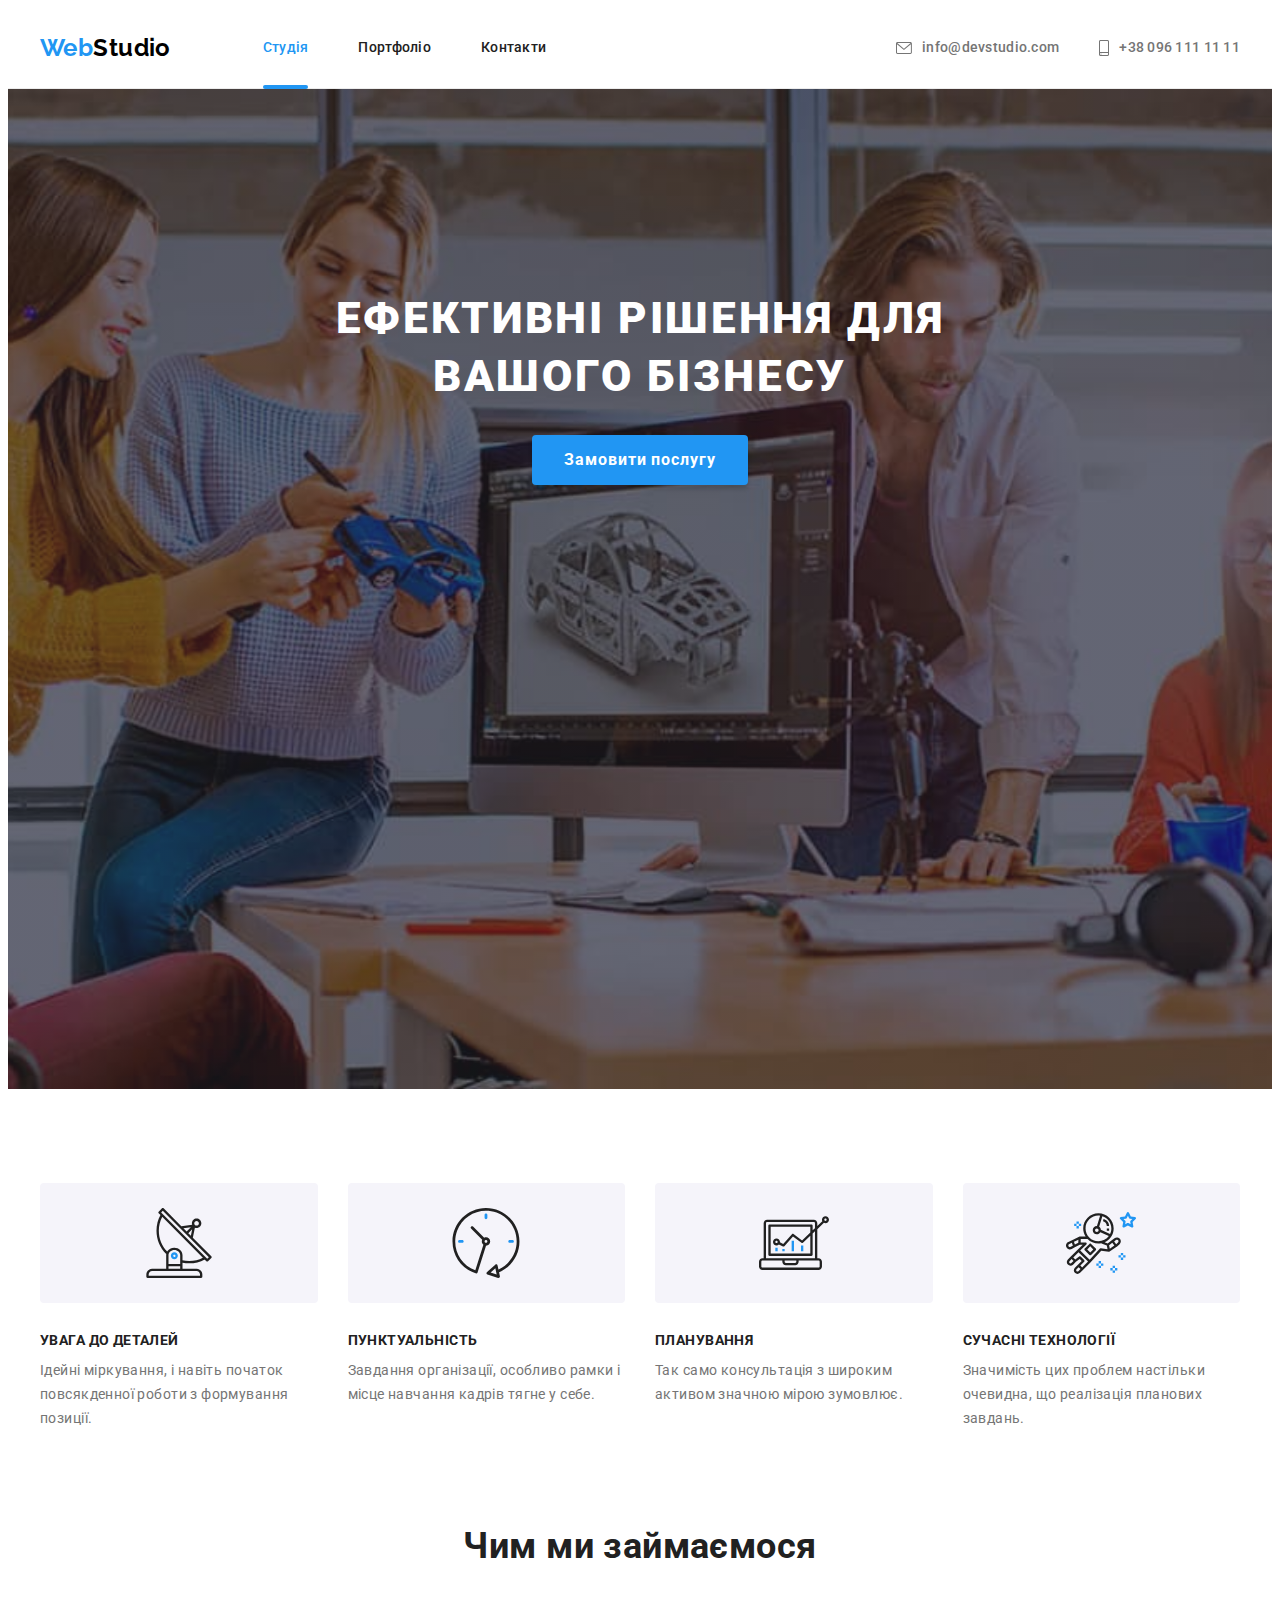
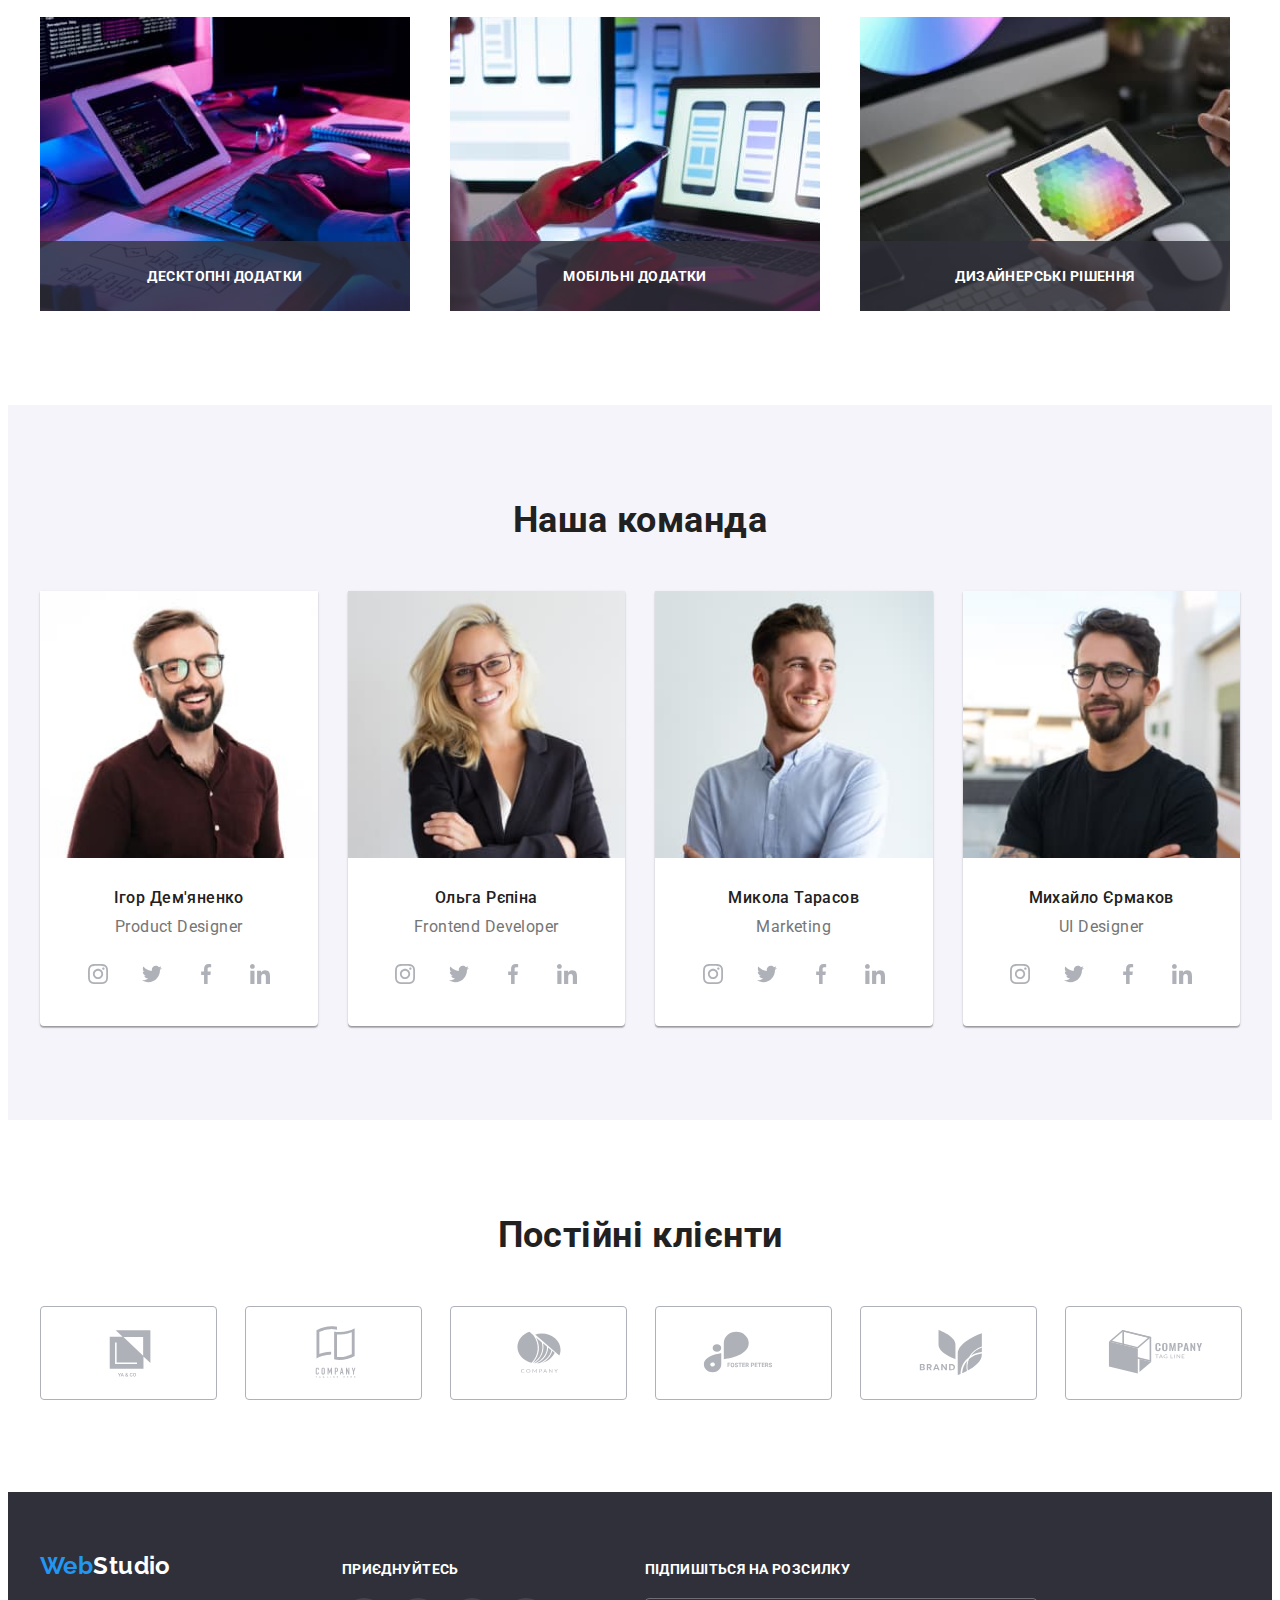
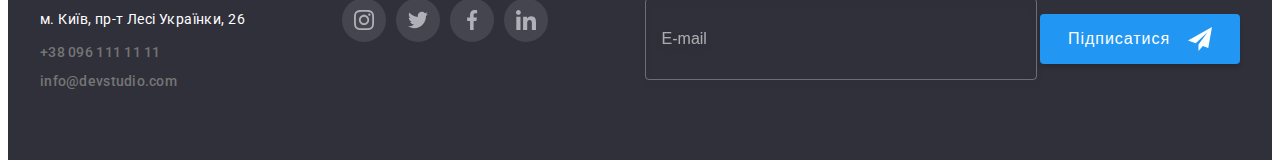
<file: index.html>
<!DOCTYPE html>
<html lang="uk">
  <head>
    <meta charset="UTF-8" />
    <meta http-equiv="X-UA-Compatible" content="IE=edge" />
    <meta name="viewport" content="width=device-width, initial-scale=1.0" />
    <title>Document</title>
    <link rel="preconnect" href="https://fonts.googleapis.com" />
    <link rel="preconnect" href="https://fonts.gstatic.com" crossorigin />
    <link
      href="https://fonts.googleapis.com/css2?family=Raleway:wght@700&family=Roboto:wght@400;500;700;900&display=swap"
      rel="stylesheet"
    />
    <link
      rel="stylesheet"
      href="https://cdnjs.cloudflare.com/ajax/libs/modern-normalize/1.1.0/modern-normalize.min.css"
      integrity="sha512-wpPYUAdjBVSE4KJnH1VR1HeZfpl1ub8YT/NKx4PuQ5NmX2tKuGu6U/JRp5y+Y8XG2tV+wKQpNHVUX03MfMFn9Q=="
      crossorigin="anonymous"
      referrerpolicy="no-referrer"
    />
    <link rel="stylesheet" href="./css/main.min.css" />
  </head>

  <body>
    <!------- PAGE HEADER ------->

    <header class="page-header">
      <div class="container header-nav">
        <nav class="main-nav">
          <a href="./index.html" class="logo"
            >Web<span class="logo__color logo__color--dark">Studio</span></a
          >
          <ul class="site-nav">
            <li>
              <a href="./index.html" class="site-nav__link current">Студія</a>
            </li>
            <li>
              <a href="./portfolio.html" class="site-nav__link">Портфоліо</a>
            </li>
            <li><a href="#" class="site-nav__link">Контакти</a></li>
          </ul>
        </nav>
        <ul class="contacts">
          <li class="contacts__item">
            <a href="mailto:info@devstudio.com" class="contacts__link">
              <svg class="contacts__icon" width="16px" height="12px">
                <use href="./images/icons.svg#icon-envelope"></use></svg
              >info@devstudio.com</a
            >
          </li>
          <li class="contacts__item">
            <a href="tel:+380961111111" class="contacts__link">
              <svg class="contacts__icon" width="10px" height="16px">
                <use href="./images/icons.svg#icon-smartphone"></use></svg
              >+38 096 111 11 11</a
            >
          </li>
        </ul>
        <button type="button" class="buttone-menu-open" data-menu-open>
          <svg width="40px" height="40px" class="buttone-menu-icon">
            <use
              href="./images/icons.svg#icon-mob-menu"
              class="mob-menu-open"
            ></use>
          </svg>
        </button>
      </div>

      <div class="mob-menu is-hidden" data-menu>
        <div class="container">
          <div class="mob-menu-top">
            <button type="button" class="buttone-menu-close" data-menu-close>
              <svg width="40px" height="40px">
                <use
                  href="./images/icons.svg#icon-mob-menu-close"
                  class="mob-menu-close"
                ></use>
              </svg>
            </button>
            <ul class="mob-menu__nav">
              <li class="mob-menu__item">
                <a href="./index.html" class="mob-menu__link current">Студія</a>
              </li>
              <li class="mob-menu__item">
                <a href="./portfolio.html" class="mob-menu__link">Портфоліо</a>
              </li>
              <li class="mob-menu__item">
                <a href="#" class="mob-menu__link">Контакти</a>
              </li>
            </ul>
          </div>
          <div class="mob-menu-bottom">
            <ul class="mob-menu-contacts">
              <li class="mob-menu-contacts__item">
                <a href="tel:+380961111111" class="mob-menu-contacts__tel"
                  >+38 096 111 11 11</a
                >
              </li>
              <li class="mob-menu-contacts__item">
                <a
                  href="mailto:info@devstudio.com"
                  class="mob-menu-contacts__mail"
                  >info@devstudio.com</a
                >
              </li>
            </ul>
            <ul class="mob-menu-social">
              <li class="mob-menu-social__item">
                <a
                  class="mob-menu-social__link"
                  href="#"
                  target="_blank"
                  rel="noopener noreferrer nofollow"
                  >Instagram</a
                >
              </li>
              <li class="mob-menu-social__item">
                <a
                  class="mob-menu-social__link"
                  href="#"
                  target="_blank"
                  rel="noopener noreferrer nofollow"
                  >Twitter</a
                >
              </li>
              <li class="mob-menu-social__item">
                <a
                  class="mob-menu-social__link"
                  href="#"
                  target="_blank"
                  rel="noopener noreferrer nofollow"
                  >Facebook</a
                >
              </li>
              <li class="mob-menu-social__item">
                <a
                  class="mob-menu-social__link"
                  href="#"
                  target="_blank"
                  el="noopener noreferrer nofollow"
                  >Linkedin</a
                >
              </li>
            </ul>
          </div>
        </div>
      </div>
    </header>

    <main>
      <!------- HERO ------->

      <section class="hero overlay">
        <div class="container">
          <h1 class="hero__title">Ефективні рішення для вашого бізнесу</h1>
          <button data-modal-open class="button" type="button">
            Замовити послугу
          </button>
        </div>
      </section>

      <!------- FEATURES ------->

      <section class="section">
        <div class="container">
          <h2 class="section__title hidden visually-hidden">
            Наші особливості
          </h2>
          <ul class="cards-list">
            <li class="cards-list__item">
              <div class="cards-list__icon">
                <svg width="70px" height="70px">
                  <use href="./images/icons.svg#icon-antenna"></use>
                </svg>
              </div>
              <h3 class="cards-list__title">УВАГА ДО ДЕТАЛЕЙ</h3>
              <p class="cards-list__text">
                Ідейні міркування, і навіть початок повсякденної роботи з
                формування позиції.
              </p>
            </li>
            <li class="cards-list__item">
              <div class="cards-list__icon">
                <svg width="70px" height="70px">
                  <use href="./images/icons.svg#icon-clock"></use>
                </svg>
              </div>
              <h3 class="cards-list__title">ПУНКТУАЛЬНІСТЬ</h3>
              <p class="cards-list__text">
                Завдання організації, особливо рамки і місце навчання кадрів
                тягне у себе.
              </p>
            </li>
            <li class="cards-list__item">
              <div class="cards-list__icon">
                <svg width="70px" height="70px">
                  <use href="./images/icons.svg#icon-diagram"></use>
                </svg>
              </div>
              <h3 class="cards-list__title">ПЛАНУВАННЯ</h3>
              <p class="cards-list__text">
                Так само консультація з широким активом значною мірою зумовлює.
              </p>
            </li>
            <li class="cards-list__item">
              <div class="cards-list__icon">
                <svg width="70px" height="70px">
                  <use href="./images/icons.svg#icon-astronaut"></use>
                </svg>
              </div>
              <h3 class="cards-list__title">СУЧАСНІ ТЕХНОЛОГІЇ</h3>
              <p class="cards-list__text">
                Значимість цих проблем настільки очевидна, що реалізація
                планових завдань.
              </p>
            </li>
          </ul>
        </div>
      </section>

      <!------- WHAT WE DO  ------->

      <section class="section activity section-padding">
        <div class="container">
          <h2 class="section__title">Чим ми займаємося</h2>
          <ul class="pictures-list">
            <li class="pictures-list__item">
              <div class="pictures-list__wrap">
                <img
                  src="./images/box1.jpg"
                  alt="Людина працює з планшетом та клавіатурою"
                  width="370"
                />
                <p class="pictures-list__text">Десктопні додатки</p>
              </div>
            </li>
            <li class="pictures-list__item">
              <div class="pictures-list__wrap">
                <img
                  src="./images/box2.jpg"
                  alt="Людина працює з телефоном та ноутбуком"
                  width="370"
                />
                <p class="pictures-list__text">Мобільні додатки</p>
              </div>
            </li>
            <li class="pictures-list__item">
              <div class="pictures-list__wrap">
                <img
                  src="./images/box3.jpg"
                  alt="Людина працює зі спектром кольорів на планшеті"
                  width="370"
                />
                <p class="pictures-list__text">Дизайнерські рішення</p>
              </div>
            </li>
          </ul>
        </div>
      </section>

      <!------- TEAM ------->

      <section class="section-peoples">
        <div class="container">
          <h2 class="section__title">Наша команда</h2>
          <ul class="peoples-list">
            <li class="peoples-list__item">
              <picture>
                <source
                  srcset="
                    ./images/peoples/img-1-desk-1x.jpg 1x,
                    ./images/peoples/img-1-desk-2x.jpg 2x
                  "
                  media="(min-width: 1200px)"
                />
                <source
                  srcset="
                    ./images/peoples/img-1-tab-1x.jpg 1x,
                    ./images/peoples/img-1-tab-2x.jpg 2x
                  "
                  media="(min-width: 768px)"
                />
                <source
                  srcset="
                    ./images/peoples/img-1-mob-1x.jpg 1x,
                    ./images/peoples/img-1-mob-2x.jpg 2x
                  "
                  media="(min-width: 320px)"
                />
                <img
                  src="./images/peoples/img-1-mob-1x.jpg"
                  alt="Усміхнений хлопець в окулярах"
                  width="450"
                  class="peoples-list__photo"
                />
              </picture>
              <div class="peoples-wrap">
                <h3 class="peoples-list__title">Ігор Дем'яненко</h3>
                <p class="peoples-list__text">Product Designer</p>
                <ul class="social-list">
                  <li class="social-list__item">
                    <a
                      class="social-list__link social-list__link--light"
                      href="#"
                      target="_blank"
                      rel="noopener noreferrer nofollow"
                    >
                      <svg class="social-list__icon" width="20px" height="20px">
                        <use href="./images/icons.svg#icon-instagram"></use>
                      </svg>
                    </a>
                  </li>
                  <li class="social-list__item">
                    <a
                      class="social-list__link social-list__link--light"
                      href="#"
                      target="_blank"
                      rel="noopener noreferrer nofollow"
                    >
                      <svg class="social-list__icon" width="20px" height="20px">
                        <use href="./images/icons.svg#icon-twitter"></use>
                      </svg>
                    </a>
                  </li>
                  <li class="social-list__item">
                    <a
                      class="social-list__link social-list__link--light"
                      href="#"
                      target="_blank"
                      rel="noopener noreferrer nofollow"
                    >
                      <svg class="social-list__icon" width="20px" height="20px">
                        <use href="./images/icons.svg#icon-facebook"></use>
                      </svg>
                    </a>
                  </li>
                  <li class="social-list__item">
                    <a
                      class="social-list__link social-list__link--light"
                      href="#"
                      target="_blank"
                      rel="noopener noreferrer nofollow"
                    >
                      <svg class="social-list__icon" width="20px" height="20px">
                        <use href="./images/icons.svg#icon-linkedin"></use>
                      </svg>
                    </a>
                  </li>
                </ul>
              </div>
            </li>
            <li class="peoples-list__item">
              <picture>
                <source
                  srcset="
                    ./images/peoples/img-2-desk-1x.jpg 1x,
                    ./images/peoples/img-2-desk-2x.jpg 2x
                  "
                  media="(min-width: 1200px)"
                />
                <source
                  srcset="
                    ./images/peoples/img-2-tab-1x.jpg 1x,
                    ./images/peoples/img-2-tab-2x.jpg 2x
                  "
                  media="(min-width: 768px)"
                />
                <source
                  srcset="
                    ./images/peoples/img-2-mob-1x.jpg 1x,
                    ./images/peoples/img-2-mob-2x.jpg 2x
                  "
                  media="(min-width: 320px)"
                />
                <img
                  src="./images/peoples/img-2-mob-1x.jpg"
                  alt="Усміхнена дівчина в окулярах"
                  width="450"
                  class="peoples-list__photo"
                />
              </picture>
              <div class="peoples-wrap">
                <h3 class="peoples-list__title">Ольга Рєпіна</h3>
                <p class="peoples-list__text">Frontend Developer</p>
                <ul class="social-list">
                  <li class="social-list__item">
                    <a
                      class="social-list__link social-list__link--light"
                      href="#"
                      target="_blank"
                      rel="noopener noreferrer nofollow"
                    >
                      <svg class="social-list__icon" width="20px" height="20px">
                        <use href="./images/icons.svg#icon-instagram"></use>
                      </svg>
                    </a>
                  </li>
                  <li class="social-list__item">
                    <a
                      class="social-list__link social-list__link--light"
                      href="#"
                      target="_blank"
                      rel="noopener noreferrer nofollow"
                    >
                      <svg class="social-list__icon" width="20px" height="20px">
                        <use href="./images/icons.svg#icon-twitter"></use>
                      </svg>
                    </a>
                  </li>
                  <li class="social-list__item">
                    <a
                      class="social-list__link social-list__link--light"
                      href="#"
                      target="_blank"
                      rel="noopener noreferrer nofollow"
                    >
                      <svg class="social-list__icon" width="20px" height="20px">
                        <use href="./images/icons.svg#icon-facebook"></use>
                      </svg>
                    </a>
                  </li>
                  <li class="social-list__item">
                    <a
                      class="social-list__link social-list__link--light"
                      href="#"
                      target="_blank"
                      rel="noopener noreferrer nofollow"
                    >
                      <svg class="social-list__icon" width="20px" height="20px">
                        <use href="./images/icons.svg#icon-linkedin"></use>
                      </svg>
                    </a>
                  </li>
                </ul>
              </div>
            </li>
            <li class="peoples-list__item">
              <picture>
                <source
                  srcset="
                    ./images/peoples/img-3-desk-1x.jpg 1x,
                    ./images/peoples/img-3-desk-2x.jpg 2x
                  "
                  media="(min-width: 1200px)"
                />
                <source
                  srcset="
                    ./images/peoples/img-3-tab-1x.jpg 1x,
                    ./images/peoples/img-3-tab-2x.jpg 2x
                  "
                  media="(min-width: 768px)"
                />
                <source
                  srcset="
                    ./images/peoples/img-3-mob-1x.jpg 1x,
                    ./images/peoples/img-3-mob-2x.jpg 2x
                  "
                  media="(min-width: 320px)"
                />
                <img
                  src="./images/peoples/img-3-mob-1x.jpg"
                  alt="Усміхнений хлопець"
                  width="450"
                  class="peoples-list__photo"
                />
              </picture>
              <div class="peoples-wrap">
                <h3 class="peoples-list__title">Микола Тарасов</h3>
                <p class="peoples-list__text">Marketing</p>
                <ul class="social-list">
                  <li class="social-list__item">
                    <a
                      class="social-list__link social-list__link--light"
                      href="#"
                      target="_blank"
                      rel="noopener noreferrer nofollow"
                    >
                      <svg class="social-list__icon" width="20px" height="20px">
                        <use href="./images/icons.svg#icon-instagram"></use>
                      </svg>
                    </a>
                  </li>
                  <li class="social-list__item">
                    <a
                      class="social-list__link social-list__link--light"
                      href="#"
                      target="_blank"
                      rel="noopener noreferrer nofollow"
                    >
                      <svg class="social-list__icon" width="20px" height="20px">
                        <use href="./images/icons.svg#icon-twitter"></use>
                      </svg>
                    </a>
                  </li>
                  <li class="social-list__item">
                    <a
                      class="social-list__link social-list__link--light"
                      href="#"
                      target="_blank"
                      rel="noopener noreferrer nofollow"
                    >
                      <svg class="social-list__icon" width="20px" height="20px">
                        <use href="./images/icons.svg#icon-facebook"></use>
                      </svg>
                    </a>
                  </li>
                  <li class="social-list__item">
                    <a
                      class="social-list__link social-list__link--light"
                      href="#"
                      target="_blank"
                      rel="noopener noreferrer nofollow"
                    >
                      <svg class="social-list__icon" width="20px" height="20px">
                        <use href="./images/icons.svg#icon-linkedin"></use>
                      </svg>
                    </a>
                  </li>
                </ul>
              </div>
            </li>
            <li class="peoples-list__item">
              <picture>
                <source
                  srcset="
                    ./images/peoples/img-4-desk-1x.jpg 1x,
                    ./images/peoples/img-4-desk-2x.jpg 2x
                  "
                  media="(min-width: 1200px)"
                />
                <source
                  srcset="
                    ./images/peoples/img-4-tab-1x.jpg 1x,
                    ./images/peoples/img-4-tab-2x.jpg 2x
                  "
                  media="(min-width: 768px)"
                />
                <source
                  srcset="
                    ./images/peoples/img-4-mob-1x.jpg 1x,
                    ./images/peoples/img-4-mob-2x.jpg 2x
                  "
                  media="(min-width: 320px)"
                />
                <img
                  src="./images/peoples/img-4-mob-1x.jpg"
                  alt="Усміхнений хлопець в окулярах"
                  width="450"
                  class="peoples-list__photo"
                />
              </picture>
              <div class="peoples-wrap">
                <h3 class="peoples-list__title">Михайло Єрмаков</h3>
                <p class="peoples-list__text">UI Designer</p>
                <ul class="social-list">
                  <li class="social-list__item">
                    <a
                      class="social-list__link social-list__link--light"
                      href="#"
                      target="_blank"
                      rel="noopener noreferrer nofollow"
                    >
                      <svg class="social-list__icon" width="20px" height="20px">
                        <use href="./images/icons.svg#icon-instagram"></use>
                      </svg>
                    </a>
                  </li>
                  <li class="social-list__item">
                    <a
                      class="social-list__link social-list__link--light"
                      href="#"
                      target="_blank"
                      rel="noopener noreferrer nofollow"
                    >
                      <svg class="social-list__icon" width="20px" height="20px">
                        <use href="./images/icons.svg#icon-twitter"></use>
                      </svg>
                    </a>
                  </li>
                  <li class="social-list__item">
                    <a
                      class="social-list__link social-list__link--light"
                      href="#"
                      target="_blank"
                      rel="noopener noreferrer nofollow"
                    >
                      <svg class="social-list__icon" width="20px" height="20px">
                        <use href="./images/icons.svg#icon-facebook"></use>
                      </svg>
                    </a>
                  </li>
                  <li class="social-list__item">
                    <a
                      class="social-list__link social-list__link--light"
                      href="#"
                      target="_blank"
                      rel="noopener noreferrer nofollow"
                    >
                      <svg class="social-list__icon" width="20px" height="20px">
                        <use href="./images/icons.svg#icon-linkedin"></use>
                      </svg>
                    </a>
                  </li>
                </ul>
              </div>
            </li>
          </ul>
        </div>
      </section>

      <!------- CLIENTS ------->

      <section class="section">
        <div class="container">
          <h2 class="section__title">Постійні клієнти</h2>
          <ul class="clients-list">
            <li class="clients-list__item">
              <a href="" class="clients-list__link">
                <svg class="clients-list__icon">
                  <use
                    href="./images/icons.svg#icon-client1"
                    width="106px"
                    height="60px"
                  ></use>
                </svg>
              </a>
            </li>
            <li class="clients-list__item">
              <a href="" class="clients-list__link">
                <svg class="clients-list__icon">
                  <use
                    href="./images/icons.svg#icon-client2"
                    width="106px"
                    height="60px"
                  ></use>
                </svg>
              </a>
            </li>
            <li class="clients-list__item">
              <a href="" class="clients-list__link">
                <svg class="clients-list__icon">
                  <use
                    href="./images/icons.svg#icon-client3"
                    width="106px"
                    height="60px"
                  ></use>
                </svg>
              </a>
            </li>
            <li class="clients-list__item">
              <a href="" class="clients-list__link">
                <svg class="clients-list__icon">
                  <use
                    href="./images/icons.svg#icon-client4"
                    width="106px"
                    height="60px"
                  ></use>
                </svg>
              </a>
            </li>
            <li class="clients-list__item">
              <a href="" class="clients-list__link">
                <svg class="clients-list__icon">
                  <use
                    href="./images/icons.svg#icon-client5"
                    width="106px"
                    height="60px"
                  ></use>
                </svg>
              </a>
            </li>
            <li class="clients-list__item">
              <a href="" class="clients-list__link">
                <svg class="clients-list__icon">
                  <use
                    href="./images/icons.svg#icon-client6"
                    width="106px"
                    height="60px"
                  ></use>
                </svg>
              </a>
            </li>
          </ul>
        </div>
      </section>
    </main>

    <!------- FOOTER ------->

    <footer class="footer">
      <div class="container footer-wrap">
        <div class="address-wrap">
          <a class="logo" href="./index.html"
            >Web<span class="logo__color logo__color--light">Studio</span></a
          >
          <address>
            <ul class="footer-contacts">
              <li class="footer-contacts__item">
                <a
                  href="https://goo.gl/maps/CPtrU1FHBa2aNyZL9"
                  target="_blank"
                  rel="noopener noreferrer nofollow"
                  class="address"
                  >м. Київ, пр-т Лесі Українки, 26</a
                >
              </li>
              <li class="footer-contacts__item">
                <a href="tel:+380961111111" class="footer-contacts__link"
                  >+38 096 111 11 11</a
                >
              </li>
              <li class="footer-contacts__item">
                <a
                  href="mailto:info@devstudio.com"
                  class="footer-contacts__link"
                  >info@devstudio.com</a
                >
              </li>
            </ul>
          </address>
        </div>

        <div class="footer-social">
          <p class="footer-social__title">Приєднуйтесь</p>
          <ul class="social-list">
            <li class="social-list__item">
              <a
                class="social-list__link social-list__link--dark"
                href="#"
                target="_blank"
                rel="noopener noreferrer nofollow"
              >
                <svg class="social-list__icon" width="20px" height="20px">
                  <use href="./images/icons.svg#icon-instagram"></use>
                </svg>
              </a>
            </li>
            <li class="social-list__item">
              <a
                class="social-list__link social-list__link--dark"
                href="#"
                target="_blank"
                rel="noopener noreferrer nofollow"
              >
                <svg class="social-list__icon" width="20px" height="20px">
                  <use href="./images/icons.svg#icon-twitter"></use>
                </svg>
              </a>
            </li>
            <li class="social-list__item">
              <a
                class="social-list__link social-list__link--dark"
                href="#"
                target="_blank"
                rel="noopener noreferrer nofollow"
              >
                <svg class="social-list__icon" width="20px" height="20px">
                  <use href="./images/icons.svg#icon-facebook"></use>
                </svg>
              </a>
            </li>
            <li class="social-list__item">
              <a
                class="social-list__link social-list__link--dark"
                href="#"
                target="_blank"
                rel="noopener noreferrer nofollow"
              >
                <svg class="social-list__icon" width="20px" height="20px">
                  <use href="./images/icons.svg#icon-linkedin"></use>
                </svg>
              </a>
            </li>
          </ul>
        </div>

        <div class="mailing">
          <p class="mailing__title">Підпишіться на розсилку</p>
          <form class="mailing__form">
            <input
              type="email"
              name="mail"
              placeholder="E-mail"
              class="mailing__field"
            />
            <button type="submit" class="mailing__btn">
              Підписатися<svg width="24" height="24" class="mailing__icon">
                <use href="./images/icons.svg#icon-send"></use>
              </svg>
            </button>
          </form>
        </div>
      </div>
    </footer>

    <!------- MODAL ------->

    <div data-modal class="backdrop is-hidden">
      <div class="modal">
        <button type="button" class="modal-close" data-modal-close>
          <svg width="18px" height="18px">
            <use href="./images/icons.svg#icon-close"></use>
          </svg>
        </button>
        <p class="modal__title">Залиште свої дані, ми вам передзвонимо</p>
        <form>
          <div class="form-wrap">
            <label for="name" class="modal__text">Ім'я</label>
            <div class="modal-icon-wrap">
              <input
                type="text"
                name="name"
                id="name"
                class="modal__input"
                required
              />
              <svg class="modal__icon" width="18" height="18">
                <use href="./images/icons.svg#icon-person"></use>
              </svg>
            </div>
          </div>

          <div class="form-wrap">
            <label for="tel" class="modal__text">Телефон</label>
            <div class="modal-icon-wrap">
              <input
                type="tel"
                name="tel"
                id="tel"
                class="modal__input"
                required
              />
              <svg class="modal__icon" width="18" height="18">
                <use href="./images/icons.svg#icon-phone"></use>
              </svg>
            </div>
          </div>

          <div class="form-wrap">
            <label for="mail" class="modal__text">Пошта</label>
            <div class="modal-icon-wrap">
              <input
                type="email"
                name="mail"
                id="mail"
                class="modal__input"
                required
              />
              <svg class="modal__icon" width="18" height="18">
                <use href="./images/icons.svg#icon-email"></use>
              </svg>
            </div>
          </div>

          <div class="textarea-wrap">
            <label for="comment" class="modal__text">Коментар</label>
            <textarea
              name="comment"
              id="comment"
              placeholder="Введіть текст"
              class="modal__textarea"
            ></textarea>
          </div>

          <div class="checkbox">
            <input
              type="checkbox"
              name="policy"
              id="policy"
              class="checkbox__field visually-hidden"
              required
            />
            <label for="policy" class="checkbox__text"
              ><span>
                <svg width="16" height="15">
                  <use href="./images/icons.svg#icon-check"></use>
                </svg>
              </span>
              Погоджуюся з розсилкою та приймаю
              <a href="#" class="checkbox__link">Умови договору</a>
            </label>
          </div>
          <button type="submit" class="button">Відправити</button>
        </form>
      </div>
    </div>
    <script src="./js/modal.js"></script>
    <script src="./js/mobile-menu.js"></script>
  </body>
</html>
</file>
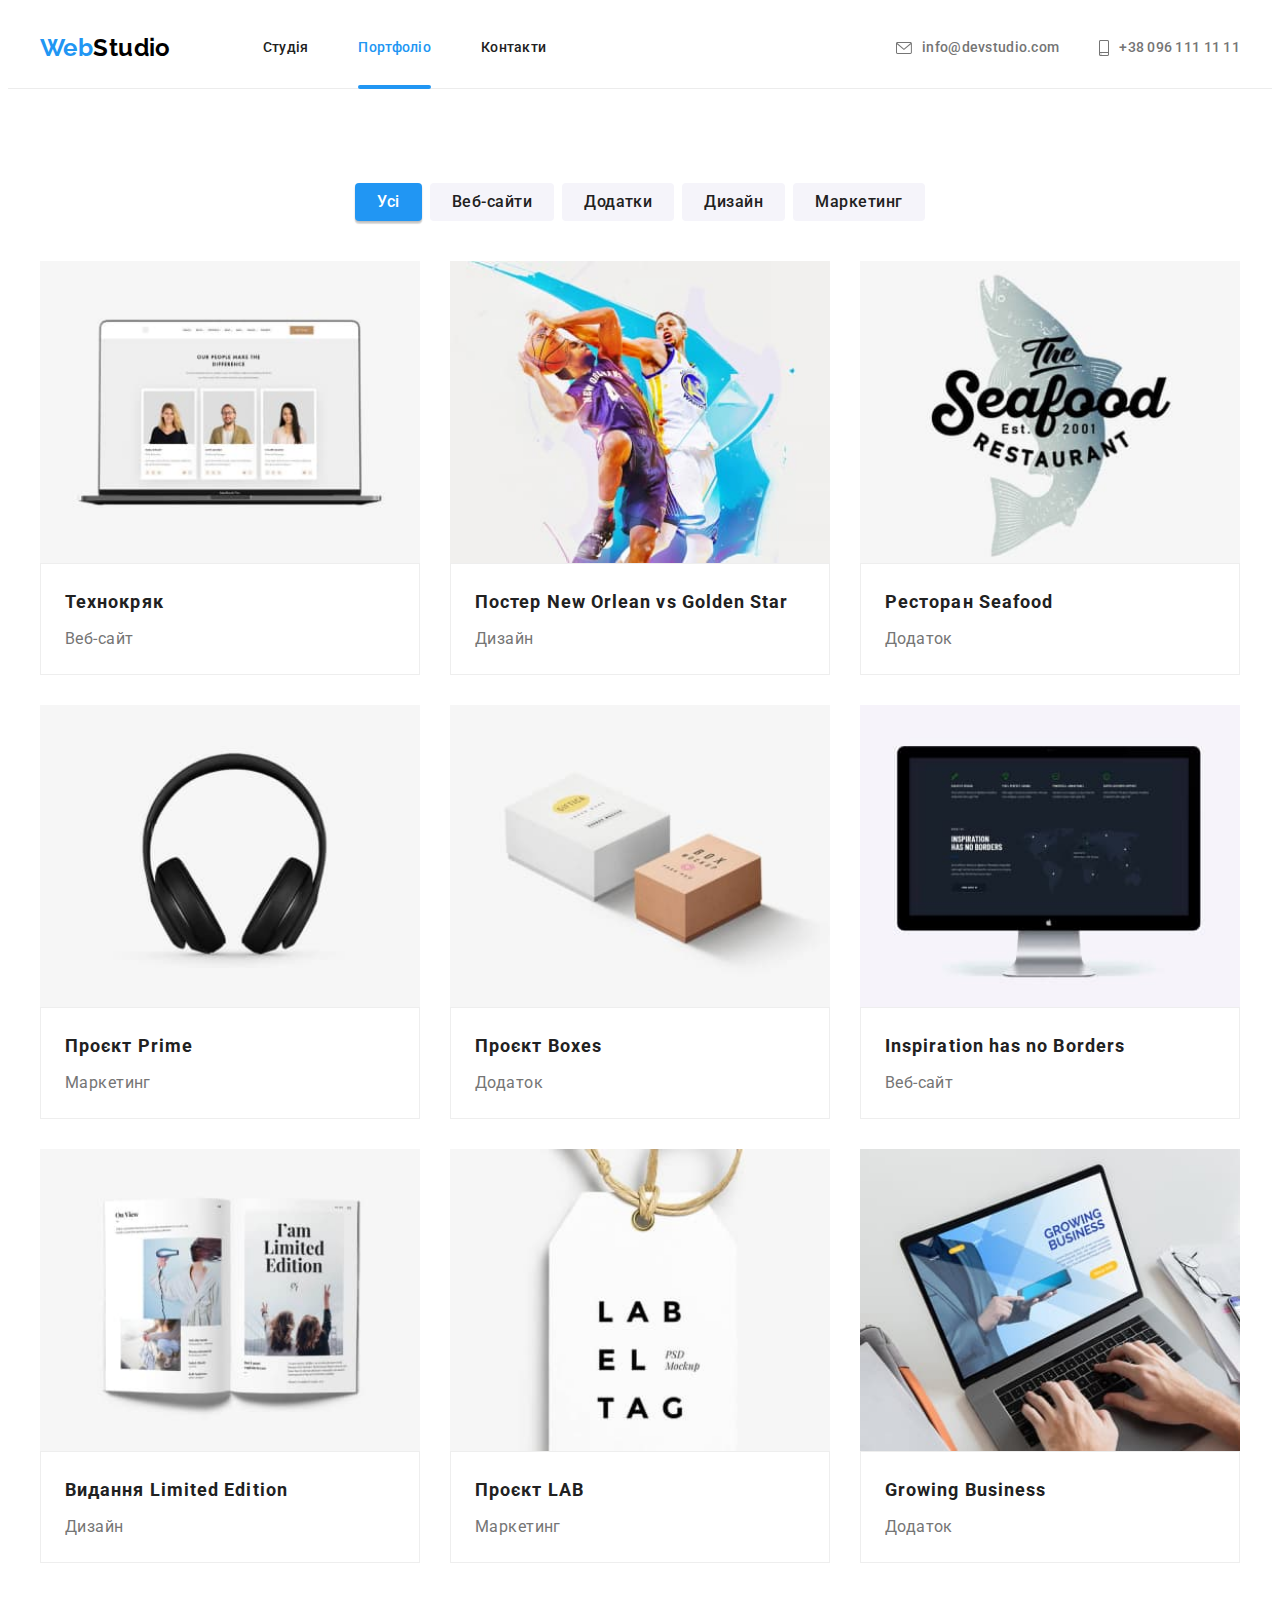
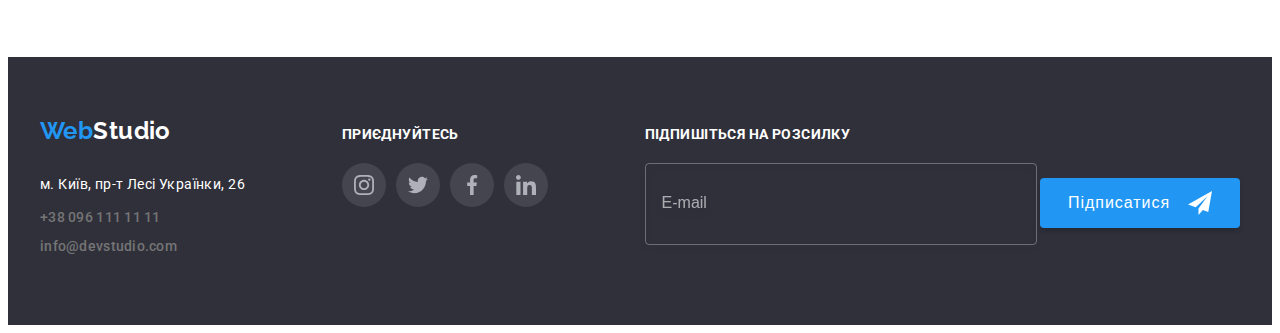
<file: portfolio.html>
<!DOCTYPE html>
<html lang="uk">
  <head>
    <meta charset="UTF-8" />
    <meta http-equiv="X-UA-Compatible" content="IE=edge" />
    <meta name="viewport" content="width=device-width, initial-scale=1.0" />
    <title>Document</title>
    <link rel="preconnect" href="https://fonts.googleapis.com" />
    <link rel="preconnect" href="https://fonts.gstatic.com" crossorigin />
    <link
      href="https://fonts.googleapis.com/css2?family=Raleway:wght@700&family=Roboto:wght@400;500;700;900&display=swap"
      rel="stylesheet"
    />
    <link
      rel="stylesheet"
      href="https://cdnjs.cloudflare.com/ajax/libs/modern-normalize/1.1.0/modern-normalize.min.css"
      integrity="sha512-wpPYUAdjBVSE4KJnH1VR1HeZfpl1ub8YT/NKx4PuQ5NmX2tKuGu6U/JRp5y+Y8XG2tV+wKQpNHVUX03MfMFn9Q=="
      crossorigin="anonymous"
      referrerpolicy="no-referrer"
    />
    <link rel="stylesheet" href="./css/main.min.css" />
  </head>

  <body>
    <!------- PAGE HEADER ------->

    <header class="page-header">
      <div class="container header-nav">
        <nav class="main-nav">
          <a href="./index.html" class="logo"
            >Web<span class="logo__color logo__color--dark">Studio</span></a
          >
          <ul class="site-nav">
            <li>
              <a href="./index.html" class="site-nav__link">Студія</a>
            </li>
            <li>
              <a href="./portfolio.html" class="site-nav__link current"
                >Портфоліо</a
              >
            </li>
            <li><a href="#" class="site-nav__link">Контакти</a></li>
          </ul>
        </nav>
        <ul class="contacts">
          <li class="contacts__item">
            <a href="mailto:info@devstudio.com" class="contacts__link">
              <svg class="contacts__icon" width="16px" height="12px">
                <use href="./images/icons.svg#icon-envelope"></use></svg
              >info@devstudio.com</a
            >
          </li>
          <li class="contacts__item">
            <a href="tel:+380961111111" class="contacts__link">
              <svg class="contacts__icon" width="10px" height="16px">
                <use href="./images/icons.svg#icon-smartphone"></use></svg
              >+38 096 111 11 11</a
            >
          </li>
        </ul>
        <button type="button" class="buttone-menu-open" data-menu-open>
          <svg width="40px" height="40px" class="buttone-menu-icon">
            <use
              href="./images/icons.svg#icon-mob-menu"
              class="mob-menu-open"
            ></use>
          </svg>
        </button>
      </div>

      <div class="mob-menu is-hidden" data-menu>
        <div class="container">
          <div class="mob-menu-top">
            <button type="button" class="buttone-menu-close" data-menu-close>
              <svg width="40px" height="40px">
                <use
                  href="./images/icons.svg#icon-mob-menu-close"
                  class="mob-menu-close"
                ></use>
              </svg>
            </button>
            <ul class="mob-menu__nav">
              <li class="mob-menu__item">
                <a href="./index.html" class="mob-menu__link current">Студія</a>
              </li>
              <li class="mob-menu__item">
                <a href="./portfolio.html" class="mob-menu__link">Портфоліо</a>
              </li>
              <li class="mob-menu__item">
                <a href="#" class="mob-menu__link">Контакти</a>
              </li>
            </ul>
          </div>
          <div class="mob-menu-bottom">
            <ul class="mob-menu-contacts">
              <li class="mob-menu-contacts__item">
                <a href="tel:+380961111111" class="mob-menu-contacts__tel"
                  >+38 096 111 11 11</a
                >
              </li>
              <li class="mob-menu-contacts__item">
                <a
                  href="mailto:info@devstudio.com"
                  class="mob-menu-contacts__mail"
                  >info@devstudio.com</a
                >
              </li>
            </ul>
            <ul class="mob-menu-social">
              <li class="mob-menu-social__item">
                <a
                  class="mob-menu-social__link"
                  href="#"
                  target="_blank"
                  rel="noopener noreferrer nofollow"
                  >Instagram</a
                >
              </li>
              <li class="mob-menu-social__item">
                <a
                  class="mob-menu-social__link"
                  href="#"
                  target="_blank"
                  rel="noopener noreferrer nofollow"
                  >Twitter</a
                >
              </li>
              <li class="mob-menu-social__item">
                <a
                  class="mob-menu-social__link"
                  href="#"
                  target="_blank"
                  rel="noopener noreferrer nofollow"
                  >Facebook</a
                >
              </li>
              <li class="mob-menu-social__item">
                <a
                  class="mob-menu-social__link"
                  href="#"
                  target="_blank"
                  el="noopener noreferrer nofollow"
                  >Linkedin</a
                >
              </li>
            </ul>
          </div>
        </div>
      </div>
    </header>

    <!------- PORTFOLIO FILTER ------->
    <main>
      <section class="section">
        <div class="container">
          <h1 class="visually-hidden">Портфоліо</h1>
          <ul class="portfolio-filter">
            <li>
              <button type="button" class="portfolio-filter__btn current">
                Усі
              </button>
            </li>
            <li>
              <button type="button" class="portfolio-filter__btn">
                Веб-сайти
              </button>
            </li>
            <li>
              <button type="button" class="portfolio-filter__btn">
                Додатки
              </button>
            </li>
            <li>
              <button type="button" class="portfolio-filter__btn">
                Дизайн
              </button>
            </li>
            <li>
              <button type="button" class="portfolio-filter__btn">
                Маркетинг
              </button>
            </li>
          </ul>

          <ul class="portfolio">
            <li class="portfolio__item">
              <a class="portfolio__link" href="">
                <div class="text-top-wrap">
                  <picture>
                    <source
                      srcset="
                        ./images/portfolio/img1-desk-1x.jpg 1x,
                        ./images/portfolio/img1-desk-2x.jpg 2x
                      "
                      media="(min-width: 1200px)"
                    />
                    <source
                      srcset="
                        ./images/portfolio/img1-tab-1x.jpg 1x,
                        ./images/portfolio/img1-tab-2x.jpg 2x
                      "
                      media="(min-width: 768px)"
                    />
                    <source
                      srcset="
                        ./images/portfolio/img1-mob-1x.jpg 1x,
                        ./images/portfolio/img1-mob-2x.jpg 2x
                      "
                      media="(min-width: 320px)"
                    />
                    <img
                      src="./images/portfolio/img1-mob-1x.jpg"
                      alt="Ноутбук"
                      width="450"
                    />
                  </picture>
                  <p class="description-text">
                    Ресурс пропонує комплексні пропозиції з різним рівнем
                    функціоналу та сервісів. Все це дозволить відвідувачу
                    отримати вичерпні відомості про компанію чи приватну особу.
                  </p>
                </div>
                <div class="portfolio__wrap">
                  <h2 class="portfolio__title">Технокряк</h2>
                  <p class="portfolio__text">Веб-сайт</p>
                </div>
              </a>
            </li>

            <li class="portfolio__item">
              <a class="portfolio__link" href="">
                <div class="text-top-wrap">
                  <picture>
                    <source
                      srcset="
                        ./images/portfolio/img2-desk-1x.jpg 1x,
                        ./images/portfolio/img2-desk-2x.jpg 2x
                      "
                      media="(min-width: 1200px)"
                    />
                    <source
                      srcset="
                        ./images/portfolio/img2-tab-1x.jpg 1x,
                        ./images/portfolio/img2-tab-2x.jpg 2x
                      "
                      media="(min-width: 768px)"
                    />
                    <source
                      srcset="
                        ./images/portfolio/img2-mob-1x.jpg 1x,
                        ./images/portfolio/img2-mob-2x.jpg 2x
                      "
                      media="(min-width: 320px)"
                    />
                    <img
                      src="./images/portfolio/img2-mob-1x.jpg"
                      alt="Два баскетболісти з м'ячем"
                      width="450"
                    />
                  </picture>
                  <p class="description-text">
                    Ресурс пропонує комплексні пропозиції з різним рівнем
                    функціоналу та сервісів. Все це дозволить відвідувачу
                    отримати вичерпні відомості про компанію чи приватну особу.
                  </p>
                </div>
                <div class="portfolio__wrap">
                  <h2 class="portfolio__title">
                    Постер New Orlean vs Golden Star
                  </h2>
                  <p class="portfolio__text">Дизайн</p>
                </div>
              </a>
            </li>

            <li class="portfolio__item">
              <a class="portfolio__link" href="">
                <div class="text-top-wrap">
                  <picture>
                    <source
                      srcset="
                        ./images/portfolio/img3-desk-1x.jpg 1x,
                        ./images/portfolio/img3-desk-2x.jpg 2x
                      "
                      media="(min-width: 1200px)"
                    />
                    <source
                      srcset="
                        ./images/portfolio/img3-tab-1x.jpg 1x,
                        ./images/portfolio/img3-tab-2x.jpg 2x
                      "
                      media="(min-width: 768px)"
                    />
                    <source
                      srcset="
                        ./images/portfolio/img3-mob-1x.jpg 1x,
                        ./images/portfolio/img3-mob-2x.jpg 2x
                      "
                      media="(min-width: 320px)"
                    />
                    <img
                      src="./images/portfolio/img3-mob-1x.jpg"
                      alt="Рекламний постер ресторану морепродуктів"
                      width="450"
                    />
                  </picture>
                  <p class="description-text">
                    Ресурс пропонує комплексні пропозиції з різним рівнем
                    функціоналу та сервісів. Все це дозволить відвідувачу
                    отримати вичерпні відомості про компанію чи приватну особу.
                  </p>
                </div>
                <div class="portfolio__wrap">
                  <h2 class="portfolio__title">Ресторан Seafood</h2>
                  <p class="portfolio__text">Додаток</p>
                </div>
              </a>
            </li>

            <li class="portfolio__item">
              <a class="portfolio__link" href="">
                <div class="text-top-wrap">
                  <picture>
                    <source
                      srcset="
                        ./images/portfolio/img4-desk-1x.jpg 1x,
                        ./images/portfolio/img4-desk-2x.jpg 2x
                      "
                      media="(min-width: 1200px)"
                    />
                    <source
                      srcset="
                        ./images/portfolio/img4-tab-1x.jpg 1x,
                        ./images/portfolio/img4-tab-2x.jpg 2x
                      "
                      media="(min-width: 768px)"
                    />
                    <source
                      srcset="
                        ./images/portfolio/img4-mob-1x.jpg 1x,
                        ./images/portfolio/img4-mob-2x.jpg 2x
                      "
                      media="(min-width: 320px)"
                    />
                    <img
                      src="./images/portfolio/img4-mob-1x.jpg"
                      alt="Навушники"
                      width="450"
                    />
                  </picture>
                  <p class="description-text">
                    Ресурс пропонує комплексні пропозиції з різним рівнем
                    функціоналу та сервісів. Все це дозволить відвідувачу
                    отримати вичерпні відомості про компанію чи приватну особу.
                  </p>
                </div>
                <div class="portfolio__wrap">
                  <h2 class="portfolio__title">Проєкт Prime</h2>
                  <p class="portfolio__text">Маркетинг</p>
                </div>
              </a>
            </li>

            <li class="portfolio__item">
              <a class="portfolio__link" href="">
                <div class="text-top-wrap">
                  <picture>
                    <source
                      srcset="
                        ./images/portfolio/img5-desk-1x.jpg 1x,
                        ./images/portfolio/img5-desk-2x.jpg 2x
                      "
                      media="(min-width: 1200px)"
                    />
                    <source
                      srcset="
                        ./images/portfolio/img5-tab-1x.jpg 1x,
                        ./images/portfolio/img5-tab-2x.jpg 2x
                      "
                      media="(min-width: 768px)"
                    />
                    <source
                      srcset="
                        ./images/portfolio/img5-mob-1x.jpg 1x,
                        ./images/portfolio/img5-mob-2x.jpg 2x
                      "
                      media="(min-width: 320px)"
                    />
                    <img
                      src="./images/portfolio/img5-mob-1x.jpg"
                      alt="Дві коробки"
                      width="450"
                    />
                  </picture>
                  <p class="description-text">
                    Ресурс пропонує комплексні пропозиції з різним рівнем
                    функціоналу та сервісів. Все це дозволить відвідувачу
                    отримати вичерпні відомості про компанію чи приватну особу.
                  </p>
                </div>
                <div class="portfolio__wrap">
                  <h2 class="portfolio__title">Проєкт Boxes</h2>
                  <p class="portfolio__text">Додаток</p>
                </div>
              </a>
            </li>

            <li class="portfolio__item">
              <a class="portfolio__link" href="">
                <div class="text-top-wrap">
                  <picture>
                    <source
                      srcset="
                        ./images/portfolio/img6-desk-1x.jpg 1x,
                        ./images/portfolio/img6-desk-2x.jpg 2x
                      "
                      media="(min-width: 1200px)"
                    />
                    <source
                      srcset="
                        ./images/portfolio/img6-tab-1x.jpg 1x,
                        ./images/portfolio/img6-tab-2x.jpg 2x
                      "
                      media="(min-width: 768px)"
                    />
                    <source
                      srcset="
                        ./images/portfolio/img6-mob-1x.jpg 1x,
                        ./images/portfolio/img6-mob-2x.jpg 2x
                      "
                      media="(min-width: 320px)"
                    />
                    <img
                      src="./images/portfolio/img6-mob-1x.jpg"
                      alt="Компютерний монітор"
                      width="450"
                    />
                  </picture>
                  <p class="description-text">
                    Ресурс пропонує комплексні пропозиції з різним рівнем
                    функціоналу та сервісів. Все це дозволить відвідувачу
                    отримати вичерпні відомості про компанію чи приватну особу.
                  </p>
                </div>
                <div class="portfolio__wrap">
                  <h2 class="portfolio__title">Inspiration has no Borders</h2>
                  <p class="portfolio__text">Веб-сайт</p>
                </div>
              </a>
            </li>

            <li class="portfolio__item">
              <a class="portfolio__link" href="">
                <div class="text-top-wrap">
                  <picture>
                    <source
                      srcset="
                        ./images/portfolio/img7-desk-1x.jpg 1x,
                        ./images/portfolio/img7-desk-2x.jpg 2x
                      "
                      media="(min-width: 1200px)"
                    />
                    <source
                      srcset="
                        ./images/portfolio/img7-tab-1x.jpg 1x,
                        ./images/portfolio/img7-tab-2x.jpg 2x
                      "
                      media="(min-width: 768px)"
                    />
                    <source
                      srcset="
                        ./images/portfolio/img7-mob-1x.jpg 1x,
                        ./images/portfolio/img7-mob-2x.jpg 2x
                      "
                      media="(min-width: 320px)"
                    />
                    <img
                      src="./images/portfolio/img7-mob-1x.jpg"
                      alt="Відкритий журнал"
                      width="450"
                    />
                  </picture>
                  <p class="description-text">
                    Ресурс пропонує комплексні пропозиції з різним рівнем
                    функціоналу та сервісів. Все це дозволить відвідувачу
                    отримати вичерпні відомості про компанію чи приватну особу.
                  </p>
                </div>
                <div class="portfolio__wrap">
                  <h2 class="portfolio__title">Видання Limited Edition</h2>
                  <p class="portfolio__text">Дизайн</p>
                </div>
              </a>
            </li>

            <li class="portfolio__item">
              <a class="portfolio__link" href="">
                <div class="text-top-wrap">
                  <picture>
                    <source
                      srcset="
                        ./images/portfolio/img8-desk-1x.jpg 1x,
                        ./images/portfolio/img8-desk-2x.jpg 2x
                      "
                      media="(min-width: 1200px)"
                    />
                    <source
                      srcset="
                        ./images/portfolio/img8-tab-1x.jpg 1x,
                        ./images/portfolio/img8-tab-2x.jpg 2x
                      "
                      media="(min-width: 768px)"
                    />
                    <source
                      srcset="
                        ./images/portfolio/img8-mob-1x.jpg 1x,
                        ./images/portfolio/img8-mob-2x.jpg 2x
                      "
                      media="(min-width: 320px)"
                    />
                    <img
                      src="./images/portfolio/img8-mob-1x.jpg"
                      alt="Ярлик на шнурку"
                      width="450"
                    />
                  </picture>
                  <p class="description-text">
                    Ресурс пропонує комплексні пропозиції з різним рівнем
                    функціоналу та сервісів. Все це дозволить відвідувачу
                    отримати вичерпні відомості про компанію чи приватну особу.
                  </p>
                </div>
                <div class="portfolio__wrap">
                  <h2 class="portfolio__title">Проєкт LAB</h2>
                  <p class="portfolio__text">Маркетинг</p>
                </div>
              </a>
            </li>

            <li class="portfolio__item">
              <a class="portfolio++link" href="">
                <div class="text-top-wrap">
                  <picture>
                    <source
                      srcset="
                        ./images/portfolio/img9-desk-1x.jpg 1x,
                        ./images/portfolio/img9-desk-2x.jpg 2x
                      "
                      media="(min-width: 1200px)"
                    />
                    <source
                      srcset="
                        ./images/portfolio/img9-tab-1x.jpg 1x,
                        ./images/portfolio/img9-tab-2x.jpg 2x
                      "
                      media="(min-width: 768px)"
                    />
                    <source
                      srcset="
                        ./images/portfolio/img9-mob-1x.jpg 1x,
                        ./images/portfolio/img9-mob-2x.jpg 2x
                      "
                      media="(min-width: 320px)"
                    />
                    <img
                      src="./images/portfolio/img9-mob-1x.jpg"
                      alt="Людина працює за ноутбуком"
                      width="450"
                    />
                  </picture>
                  <p class="description-text">
                    Ресурс пропонує комплексні пропозиції з різним рівнем
                    функціоналу та сервісів. Все це дозволить відвідувачу
                    отримати вичерпні відомості про компанію чи приватну особу.
                  </p>
                </div>
                <div class="portfolio__wrap">
                  <h2 class="portfolio__title">Growing Business</h2>
                  <p class="portfolio__text">Додаток</p>
                </div>
              </a>
            </li>
          </ul>
        </div>
      </section>
    </main>

    <!------- FOOTER ------->

    <footer class="footer">
      <div class="container footer-wrap">
        <div class="address-wrap">
          <a class="logo" href="./index.html"
            >Web<span class="logo__color logo__color--light">Studio</span></a
          >
          <address>
            <ul class="footer-contacts">
              <li class="footer-contacts__item">
                <a
                  href="https://goo.gl/maps/CPtrU1FHBa2aNyZL9"
                  target="_blank"
                  rel="noopener noreferrer nofollow"
                  class="address"
                  >м. Київ, пр-т Лесі Українки, 26</a
                >
              </li>
              <li class="footer-contacts__item">
                <a href="tel:+380961111111" class="footer-contacts__link"
                  >+38 096 111 11 11</a
                >
              </li>
              <li class="footer-contacts__item">
                <a
                  href="mailto:info@devstudio.com"
                  class="footer-contacts__link"
                  >info@devstudio.com</a
                >
              </li>
            </ul>
          </address>
        </div>

        <div class="footer-social">
          <p class="footer-social__title">Приєднуйтесь</p>
          <ul class="social-list">
            <li class="social-list__item">
              <a
                class="social-list__link social-list__link--dark"
                href="#"
                target="_blank"
                rel="noopener noreferrer nofollow"
              >
                <svg class="social-list__icon" width="20px" height="20px">
                  <use href="./images/icons.svg#icon-instagram"></use>
                </svg>
              </a>
            </li>
            <li class="social-list__item">
              <a
                class="social-list__link social-list__link--dark"
                href="#"
                target="_blank"
                rel="noopener noreferrer nofollow"
              >
                <svg class="social-list__icon" width="20px" height="20px">
                  <use href="./images/icons.svg#icon-twitter"></use>
                </svg>
              </a>
            </li>
            <li class="social-list__item">
              <a
                class="social-list__link social-list__link--dark"
                href="#"
                target="_blank"
                rel="noopener noreferrer nofollow"
              >
                <svg class="social-list__icon" width="20px" height="20px">
                  <use href="./images/icons.svg#icon-facebook"></use>
                </svg>
              </a>
            </li>
            <li class="social-list__item">
              <a
                class="social-list__link social-list__link--dark"
                href="#"
                target="_blank"
                rel="noopener noreferrer nofollow"
              >
                <svg class="social-list__icon" width="20px" height="20px">
                  <use href="./images/icons.svg#icon-linkedin"></use>
                </svg>
              </a>
            </li>
          </ul>
        </div>

        <div class="mailing">
          <p class="mailing__title">Підпишіться на розсилку</p>
          <form class="mailing__form">
            <input
              type="email"
              name="mail"
              placeholder="E-mail"
              class="mailing__field"
            />
            <button type="submit" class="mailing__btn">
              Підписатися<svg width="24" height="24" class="mailing__icon">
                <use href="./images/icons.svg#icon-send"></use>
              </svg>
            </button>
          </form>
        </div>
      </div>
    </footer>
  </body>
</html>
</file>
<file: css/main.min.css>
:root{--primery-bacground-color: #f5f5f5;--bacground-color: #ffffff;--header-bacground-color: #ececec;--icon-bacground-color: #f5f4fa;--button-text-hover-color: #ffffff;--button-text-color: #ffffff;--hero-title-color: #ffffff;--accent-bacground-color: #2f303a;--primary-text-color: #757575;--title-text-color: #212121;--button-bacground-color: #2196f3;--address-color: #ffffff;--primary-logo-color: #2196f3;--dark-logo-color: #000000;--light-logo-color: #ffffff;--section-team-color: #f5f4fa;--border-color: #eeeeee;--icon-color: #afb1b8;--activity-text-color: #ffffff;--hover-bacground-color: #2196f3;--hover-icon-color: #ffffff;--contacts-icon-color: #757575;--hover-contacts-icon-color: #2196f3;--footer-title-color: #ffffff;--line-color: #ececec;--modal-button-close-color: #000000;--hover-modal-button: #2196f3;--text-portfolio-color: #ffffff;--focus-modal-color: #2196f3;--lable-text-color: #757575;--modal-icon-color: #212121;--checkbox-icon-color: #ffffff;--input-text-color: #afb1b8;--mob-menu-social-color: #2196f3;--mob-menu-tel-color: #2196f3;--mob-menu-contacts__mail: #757575;--timing-function: 250ms cubic-bezier(0.4, 0, 0.2, 1);--hero-gradient: linear-gradient( to right, rgba(47, 48, 58, 0.4), rgba(47, 48, 58, 0.4) )}.visually-hidden{position:absolute;white-space:nowrap;width:1px;height:1px;overflow:hidden;border:0;padding:0;clip:rect(0 0 0 0);-webkit-clip-path:inset(50%);clip-path:inset(50%);margin:-1px}.container{margin-left:auto;margin-right:auto;padding:0 15px}@media screen and (min-width: 480px){.container{max-width:480px}}@media screen and (min-width: 768px){.container{max-width:768px}}@media screen and (min-width: 1200px){.container{max-width:1200px}}.section{padding-top:60px;padding-bottom:60px}@media screen and (min-width: 1200px){.section{padding-top:94px;padding-bottom:94px}}.section__title{margin-bottom:50px;font-weight:700;font-size:28px;line-height:1.17;text-align:center;color:var(--title-text-color)}@media screen and (min-width: 1200px){.section__title{font-size:36px}}.is-hidden{opacity:0;visibility:hidden;pointer-events:none}p,h1,h2,h3,h4,h5,h6{margin:0}ul,li{margin:0;padding-left:0;list-style:none}button{cursor:pointer}address{font-style:normal}img{display:block;max-width:100%;height:auto}body{font-family:"Roboto",sans-serif;font-size:14px;letter-spacing:.03em;color:var(--primary-text-color);background-color:var(---bacground-color)}.page-header a,.footer a,.portfolio a{text-decoration:none}.button{display:block;margin-left:auto;margin-right:auto;font-size:16px;padding:10px 32px;min-width:216px;font-family:inherit;font-weight:700;line-height:1.88;letter-spacing:.06em;border:none;box-shadow:0px 4px 4px rgba(0,0,0,.15);border-radius:4px;color:var(--button-text-color);background-color:var(--button-bacground-color)}.logo{display:block;font-family:"Raleway",sans-serif;font-weight:700;font-size:24px;line-height:1.16;color:var(--primary-logo-color)}.logo__color--dark{color:var(--dark-logo-color)}.logo__color--light{color:var(--light-logo-color)}.backdrop{position:fixed;top:0;left:0;width:100%;height:100%;background:rgba(0,0,0,.2);transition:opacity var(--timing-function),visibility var(--timing-function)}.modal{position:absolute;left:50%;top:50%;transform:translate(-50%, -50%) scale(1);transition:transform var(--timing-function);width:95%;max-width:450px;height:95%;max-height:609px;padding:40px;background:var(--bacground-color);box-shadow:0px 1px 3px rgba(0,0,0,.12),0px 1px 1px rgba(0,0,0,.14),0px 2px 1px rgba(0,0,0,.2);border-radius:4px;overflow:scroll}@media screen and (min-width: 1200px){.modal{min-width:528px;min-height:581px}}.modal__title{padding-bottom:12px;font-size:20px;font-weight:700;line-height:1.5;text-align:center;color:var(--title-text-color)}@media screen and (min-width: 1200px){.modal__title{line-height:1.15}}.modal__text{display:block;margin-bottom:4px;font-size:12px;line-height:1.17;letter-spacing:.01em;color:var(--lable-text-color)}.backdrop.is-hidden .modal{transform:translate(-50%, -50%) scale(0)}.modal-close{display:flex;justify-content:center;align-items:center;position:absolute;top:8px;right:8px;width:30px;height:30px;box-sizing:border-box;border-radius:50%;background-color:rgba(0,0,0,0);border:1px solid rgba(0,0,0,.1);box-shadow:0px 1px 3px rgba(0,0,0,.12),0px 1px 1px rgba(0,0,0,.14),0px 2px 1px rgba(0,0,0,.2);transition:background-color var(--timing-function),border-color var(--timing-function),fill var(--timing-function)}.modal-close:hover,.modal-close:focus{background-color:var(--hover-modal-button);border-color:var(--hover-modal-button);fill:var(--bacground-color)}.form-wrap{position:relative;display:block;margin-bottom:10px}.modal-icon-wrap{position:relative}.modal__input{width:100%;height:40px;padding-left:42px;padding-right:12px;border:1px solid rgba(33,33,33,.2);border-radius:4px;outline:rgba(0,0,0,0);transition:border-color var(--timing-function)}.modal__input:focus,.modal__input .modal__textarea:focus{border-color:var(--focus-modal-color)}.modal__input:focus+.modal-input-icon{fill:var(--focus-modal-color)}.modal__icon{position:absolute;left:12px;top:50%;transform:translateY(-50%);transition:fill var(--timing-function)}.textarea-wrap{margin-bottom:20px}.modal__textarea{width:100%;height:120px;padding:12px 16px;border:1px solid rgba(33,33,33,.2);border-radius:4px;outline:rgba(0,0,0,0);resize:none;transition:border-color var(--timing-function)}.modal__textarea:focus{border-color:var(--focus-modal-color)}.modal__textarea::-moz-placeholder{font-size:12px;line-height:1.17;letter-spacing:.01em;color:rgba(117,117,117,.5)}.modal__textarea:-ms-input-placeholder{font-size:12px;line-height:1.17;letter-spacing:.01em;color:rgba(117,117,117,.5)}.modal__textarea::placeholder{font-size:12px;line-height:1.17;letter-spacing:.01em;color:rgba(117,117,117,.5)}.checkbox{margin-bottom:30px}.checkbox__text{display:flex;align-items:center;justify-content:center;gap:8px;font-size:12px;line-height:1.17}@media screen and (min-width: 1200px){.checkbox__text{font-size:14px;line-height:1.7}}.checkbox__text span{display:flex;align-items:center;justify-content:center;width:16px;height:15px;border:2px solid var(--title-text-color);border-radius:2px;fill:rgba(0,0,0,0)}.checkbox__field:checked+.checkbox__text span{background-color:var(--focus-modal-color);border:none;fill:var(--checkbox-icon-color);transition:fill var(--timing-function)}.checkbox__field:focus+.checkbox__text span{border-color:var(--focus-modal-color);transition:border-color var(--timing-function)}.checkbox__link{color:var(--focus-modal-color)}.social-list{display:flex;justify-content:center;gap:10px}.social-list__item{width:44px;height:44px}.social-list__link{display:flex;align-items:center;justify-content:center;width:100%;height:100%;border-radius:50%}.social-list__link:hover,.social-list__link:focus{background-color:var(--hover-bacground-color);color:var(--hover-icon-color)}.social-list__link--light{color:var(--icon-color);transition:background-color var(--timing-function),color var(--timing-function)}.social-list__link--dark{color:var(--icon-color);background:rgba(255,255,255,.1);transition:background-color var(--timing-function),color var(--timing-function)}.social-list__icon{fill:currentColor}.buttone-menu-open{margin-left:auto;background-color:rgba(0,0,0,0);border:none}.buttone-menu-open:hover,.buttone-menu-open:focus{fill:var(--button-bacground-color);transition:fill var(--timing-function)}@media screen and (min-width: 768px){.buttone-menu-open{display:none}}.buttone-menu-close{position:absolute;right:15px;top:10px;background-color:rgba(0,0,0,0);border:none}.buttone-menu-close:hover,.buttone-menu-close:focus{fill:var(--button-bacground-color);transition:fill var(--timing-function)}.mob-menu{position:relative;width:100%;height:100%;top:0;z-index:1;position:fixed;padding-top:48px;padding-bottom:48px;background-color:var(--bacground-color);box-shadow:0px 4px 8px rgba(0,0,0,.04),0px 2px 4px rgba(0,0,0,.08),0px 1px 3px rgba(0,0,0,.16)}.mob-menu>.container{height:100%;display:flex;flex-direction:column;align-items:flex-start;justify-content:space-between;overflow:auto}.mob-menu__link{font-weight:500;font-size:40px;line-height:1.18;letter-spacing:.02em;color:var(--title-text-color);transition:color var(--timing-function)}.mob-menu__link:hover,.mob-menu__link:focus{color:var(--button-bacground-color)}.mob-menu__link.current{position:relative;color:var(--button-bacground-color)}.mob-menu__nav{margin-bottom:64px}.mob-menu__item:not(:last-child),.mob-menu-contacts__item:not(:last-child){margin-bottom:32px}.mob-menu-contacts{margin-bottom:64px}.mob-menu-contacts__tel{font-weight:500;font-size:34px;line-height:1.18;letter-spacing:.02em;color:var(--mob-menu-tel-color)}.mob-menu-contacts__mail{font-weight:500;font-size:24px;line-height:1.17;letter-spacing:.02em;color:var(--mob-menu-contacts__mail)}.mob-menu-social{display:flex;flex-wrap:wrap;gap:20px}.mob-menu-social__link{font-weight:500;font-size:18px;line-height:1.22;letter-spacing:.02em;color:var(--mob-menu-social-color)}.mob-menu-social__item:not(:last-child)::after{content:" ";margin-left:10px;width:22px;border:1px solid rgba(33,33,33,.2)}.page-header{background-color:var(--bacground-color);border-bottom:1px solid var(--line-color)}.main-nav{display:flex;align-items:center;height:60px}@media screen and (min-width: 768px){.main-nav{height:80px}}.site-nav{display:none;margin-left:92px;gap:50px}@media screen and (min-width: 768px){.site-nav{display:flex}}.header-nav{display:flex}.site-nav__link{display:block;padding-top:32px;padding-bottom:32px;color:var(--title-text-color);font-weight:500;font-size:14px;line-height:1.14;letter-spacing:.02em;transition:color var(--timing-function)}.site-nav__link:hover,.site-nav__link:focus{color:var(--button-bacground-color)}.site-nav__link.current{position:relative;color:var(--button-bacground-color)}.site-nav__link.current::after{content:" ";position:absolute;left:0;bottom:-1px;width:100%;height:4px;background:var(--hover-bacground-color);border-radius:2px}.contacts{display:none;margin-left:auto;text-decoration:none}@media screen and (min-width: 768px){.contacts{display:flex;justify-content:center;flex-direction:column;gap:10px}}@media screen and (min-width: 1200px){.contacts{flex-direction:row;gap:40px}}.contacts__link{display:flex;width:100%;height:100%;align-items:center;font-weight:500;font-size:12px;line-height:1.17;letter-spacing:.02em;color:var(--primary-text-color);transition:color var(--timing-function)}@media screen and (min-width: 1200px){.contacts__link{font-size:14px;line-height:1.14}}.contacts__link:hover,.contacts__link:focus{color:var(--hover-contacts-icon-color)}.contacts__icon{margin-right:10px;fill:currentColor}.hero{background:var(--accent-bacground-color);padding:118px 0}@media screen and (min-width: 1200px){.hero{padding:200px 0}}.hero__title{max-width:360px;margin-bottom:30px;margin-left:auto;margin-right:auto;font-weight:900;font-size:26px;line-height:1.62;letter-spacing:.06em;text-align:center;text-transform:uppercase;color:var(--hero-title-color)}@media screen and (min-width: 1200px){.hero__title{max-width:696px;font-size:44px;line-height:1.32}}.overlay{max-width:480px;height:400px;margin-left:auto;margin-right:auto;background-position:center;background-size:cover;background-repeat:no-repeat;background-image:var(--hero-gradient),url(../images/hero/hero-mobile-1x.jpg)}@media(min-device-pixel-ratio: 2),(-webkit-min-device-pixel-ratio: 2),(min-resolution: 192dpi),(min-resolution: 2dppx){.overlay{background-image:var(--hero-gradient),url(../images/hero/hero-mobile-2x.jpg)}}@media screen and (min-width: 768px){.overlay{max-width:768px;background-image:var(--hero-gradient),url(../images/hero/hero-tablet-1x.jpg)}}@media screen and (min-width: 768px)and (min-device-pixel-ratio: 2),screen and (min-width: 768px)and (-webkit-min-device-pixel-ratio: 2),screen and (min-width: 768px)and (min-resolution: 192dpi),screen and (min-width: 768px)and (min-resolution: 2dppx){.overlay{background-image:var(--hero-gradient),url(../images/hero/hero-tablet-2x.jpg)}}@media screen and (min-width: 1200px){.overlay{max-width:1600px;height:600px;background-image:var(--hero-gradient),url(../images/hero/hero-desktop-1x.jpg)}}@media screen and (min-width: 1200px)and (min-device-pixel-ratio: 2),screen and (min-width: 1200px)and (-webkit-min-device-pixel-ratio: 2),screen and (min-width: 1200px)and (min-resolution: 192dpi),screen and (min-width: 1200px)and (min-resolution: 2dppx){.overlay{background-image:var(--hero-gradient),url(../images/hero/hero-desktop-2x.jpg)}}.cards-list{display:flex;flex-wrap:wrap;gap:30px}.cards-list__item{display:flex;flex-direction:column;width:100%}@media screen and (min-width: 768px){.cards-list__item{width:calc((100% - 30px)/2)}}@media screen and (min-width: 1200px){.cards-list__item{width:calc((100% - 90px)/4)}}.cards-list__icon{display:flex;justify-content:center;align-items:center;margin-bottom:30px;min-width:270px;height:120px;background:var(--icon-bacground-color);border-radius:4px}.cards-list__title{margin-bottom:10px;font-weight:700;font-size:14px;line-height:1.14;color:var(--title-text-color)}@media screen and (max-width: 767px){.cards-list__title{text-align:center}}.cards-list__text{font-weight:400;font-size:14px;line-height:1.71;color:var(--primary-text-color)}@media screen and (max-width: 1199px){.activity{display:none}}.section-padding{padding-top:0}.pictures-list{display:flex;flex-wrap:wrap;gap:30px}.pictures-list__item{display:flex;width:calc((100% - 60px)/3)}.pictures-list__wrap{position:relative}.pictures-list__text{position:absolute;bottom:0;display:flex;justify-content:center;align-items:center;width:100%;height:70px;font-weight:700;text-transform:uppercase;background:rgba(47,48,58,.8);color:var(--activity-text-color)}.section-peoples{padding-top:60px;padding-bottom:60px;background-color:var(--section-team-color)}@media screen and (min-width: 1200px){.section-peoples{padding-top:94px;padding-bottom:94px}}.peoples-list{display:flex;flex-wrap:wrap;gap:30px}.peoples-list__title{font-weight:500;font-size:16px;line-height:1.19;text-align:center;color:var(--title-text-color);margin-bottom:10px}.peoples-list__text{font-weight:400;font-size:16px;line-height:1.19;text-align:center;color:var(--primary-text-color);margin-bottom:16px}.peoples-list__item{width:100%;background:var(--bacground-color);box-shadow:0px 1px 3px rgba(0,0,0,.12),0px 1px 1px rgba(0,0,0,.14),0px 2px 1px rgba(0,0,0,.2);border-radius:0px 0px 4px 4px}@media screen and (min-width: 768px){.peoples-list__item{width:calc((100% - 30px)/2)}}@media screen and (min-width: 1200px){.peoples-list__item{width:calc((100% - 90px)/4)}}.peoples-list__photo{width:100%}.peoples-wrap{padding-top:30px;padding-bottom:30px}.clients-list{display:flex;flex-wrap:wrap;gap:30px}.clients-list__item{width:calc((100% - 30px)/2);height:92px}@media screen and (min-width: 768px){.clients-list__item{width:calc((100% - 60px)/3)}}@media screen and (min-width: 1200px){.clients-list__item{width:calc((100% - 150px)/6)}}.clients-list__link{display:flex;align-items:center;justify-content:center;width:100%;height:100%;border:1px solid var(--icon-color);border-radius:4px;fill:var(--icon-color);transition:border var(--timing-function),fill var(--timing-function)}.clients-list__link:hover,.clients-list__link:focus{border:1px solid var(--hover-bacground-color);fill:var(--hover-bacground-color)}.clients-list__icon{width:100px;height:60px}.footer{background:var(--accent-bacground-color);padding-top:60px;padding-bottom:60px}.footer-wrap{display:flex;flex-direction:column;gap:60px}@media screen and (min-width: 768px){.footer-wrap{flex-direction:row;flex-wrap:wrap;justify-content:space-around}}@media screen and (min-width: 1200px){.footer-wrap{gap:70px;justify-content:space-between;align-items:baseline}}.address-wrap{display:flex;flex-direction:column;gap:28px;align-items:center}@media screen and (min-width: 1200px){.address-wrap{align-items:flex-start}}.address{line-height:1.71;color:var(--address-color)}.footer-contacts{display:flex;flex-direction:column;gap:12px;align-items:center}@media screen and (min-width: 1200px){.footer-contacts{align-items:flex-start}}.footer-contacts__link{width:231px;font-weight:500;font-size:14px;line-height:1.14;letter-spacing:.02em;color:var(--primary-text-color);transition:color var(--timing-function)}.footer-contacts__link:hover,.footer-contacts__link:focus{color:var(--button-bacground-color)}.footer-social{display:flex;flex-direction:column;gap:20px;align-items:center}@media screen and (min-width: 1200px){.footer-social{align-items:flex-start}}.footer-social__title{font-weight:700;line-height:1.14;text-transform:uppercase;color:var(--footer-title-color)}.mailing{display:flex;flex-direction:column;gap:20px;align-items:center}@media screen and (min-width: 1200px){.mailing{align-items:flex-start}}.mailing__title{font-weight:700;line-height:1.14;text-transform:uppercase;color:var(--footer-title-color)}.mailing__form{align-items:center;text-align:center}@media screen and (min-width: 1200px){.mailing__form{flex-direction:row;gap:12px}}.mailing__field{width:100%;max-width:450px;height:50px;padding:15px 16px;margin-bottom:20px;outline:rgba(0,0,0,0);background-color:rgba(0,0,0,0);border:1px solid rgba(255,255,255,.3);filter:drop-shadow(0px 4px 4px rgba(0, 0, 0, 0.15));border-radius:4px;color:var(--input-text-color)}@media screen and (min-width: 1200px){.mailing__field{width:358px}}.mailing__field::-moz-placeholder{font-size:16px;line-height:1.25;display:flex;align-items:center;color:rgba(255,255,255,.6)}.mailing__field:-ms-input-placeholder{font-size:16px;line-height:1.25;display:flex;align-items:center;color:rgba(255,255,255,.6)}.mailing__field::placeholder{font-size:16px;line-height:1.25;display:flex;align-items:center;color:rgba(255,255,255,.6)}.mailing__btn{position:relative;width:200px;height:50px;border:none;text-align:left;padding:10px 28px;font-size:16px;line-height:1.88;letter-spacing:.06em;color:var(--button-text-color);background:var(--button-bacground-color);box-shadow:0px 4px 4px rgba(0,0,0,.15);border-radius:4px}.mailing__icon{position:absolute;right:28px;top:50%;transform:translateY(-50%)}.portfolio-filter{display:flex;flex-wrap:wrap;justify-content:flex-start;gap:8px;margin-bottom:40px}@media screen and (min-width: 768px){.portfolio-filter{justify-content:center}}@media screen and (min-width: 1200px){.portfolio-filter{justify-content:center}}.portfolio-filter__btn{padding:6px 22px;font-family:inherit;font-style:normal;font-weight:500;font-size:16px;line-height:1.62;border:none;border-radius:4px;letter-spacing:.03em;color:var(--title-text-color);background:var(--section-team-color);border-radius:4px;transition:background-color var(--timing-function),color var(--timing-function),box-shadow var(--timing-function)}.portfolio-filter__btn:hover,.portfolio-filter__btn:focus{cursor:pointer;background-color:var(--button-bacground-color);color:var(--button-text-hover-color);box-shadow:0px 3px 1px rgba(0,0,0,.1),0px 1px 2px rgba(0,0,0,.08),0px 2px 2px rgba(0,0,0,.12)}.portfolio-filter__btn.current{border:none;color:var(--button-text-hover-color);background:var(--button-bacground-color);box-shadow:0px 3px 1px rgba(0,0,0,.1),0px 1px 2px rgba(0,0,0,.08),0px 2px 2px rgba(0,0,0,.12);border-radius:4px}.portfolio{display:flex;flex-wrap:wrap;gap:30px;flex-grow:1}.portfolio__item{display:flex}@media screen and (min-width: 768px){.portfolio__item{width:calc((100% - 30px)/2)}}@media screen and (min-width: 1200px){.portfolio__item{width:calc((100% - 60px)/3)}}.portfolio__link{text-decoration:none;display:flex;flex-direction:column;transition:box-shadow var(--timing-function)}.portfolio__link:hover .description-text,.portfolio__link:focus .description-text{transform:translateY(0)}.portfolio__link:hover,.portfolio__link:focus{box-shadow:0px 1px 1px rgba(0,0,0,.12),0px 4px 4px rgba(0,0,0,.06),1px 4px 6px rgba(0,0,0,.16)}.portfolio__wrap{display:block;padding:20px 24px;border:1px solid var(--border-color);flex-grow:1}.portfolio__title{margin-bottom:4px;font-weight:700;font-size:18px;line-height:2;letter-spacing:.06em;color:var(--title-text-color)}.portfolio__text{font-weight:400;font-size:16px;line-height:1.88;color:var(--primary-text-color)}.text-top-wrap{position:relative;overflow:hidden}.description-text{position:absolute;top:0;padding:14px;height:100%;font-size:16px;line-height:1.56;color:var(--text-portfolio-color);background:rgba(33,150,243,.9);transform:translateY(100%);transition:transform var(--timing-function)}@media screen and (min-width: 480px){.description-text{padding:77px 24px;font-size:18px}}@media screen and (min-width: 768px){.description-text{padding-top:49px}}@media screen and (min-width: 1200px){.description-text{padding:63px 24px}}/*# sourceMappingURL=main.min.css.map */
</file>
